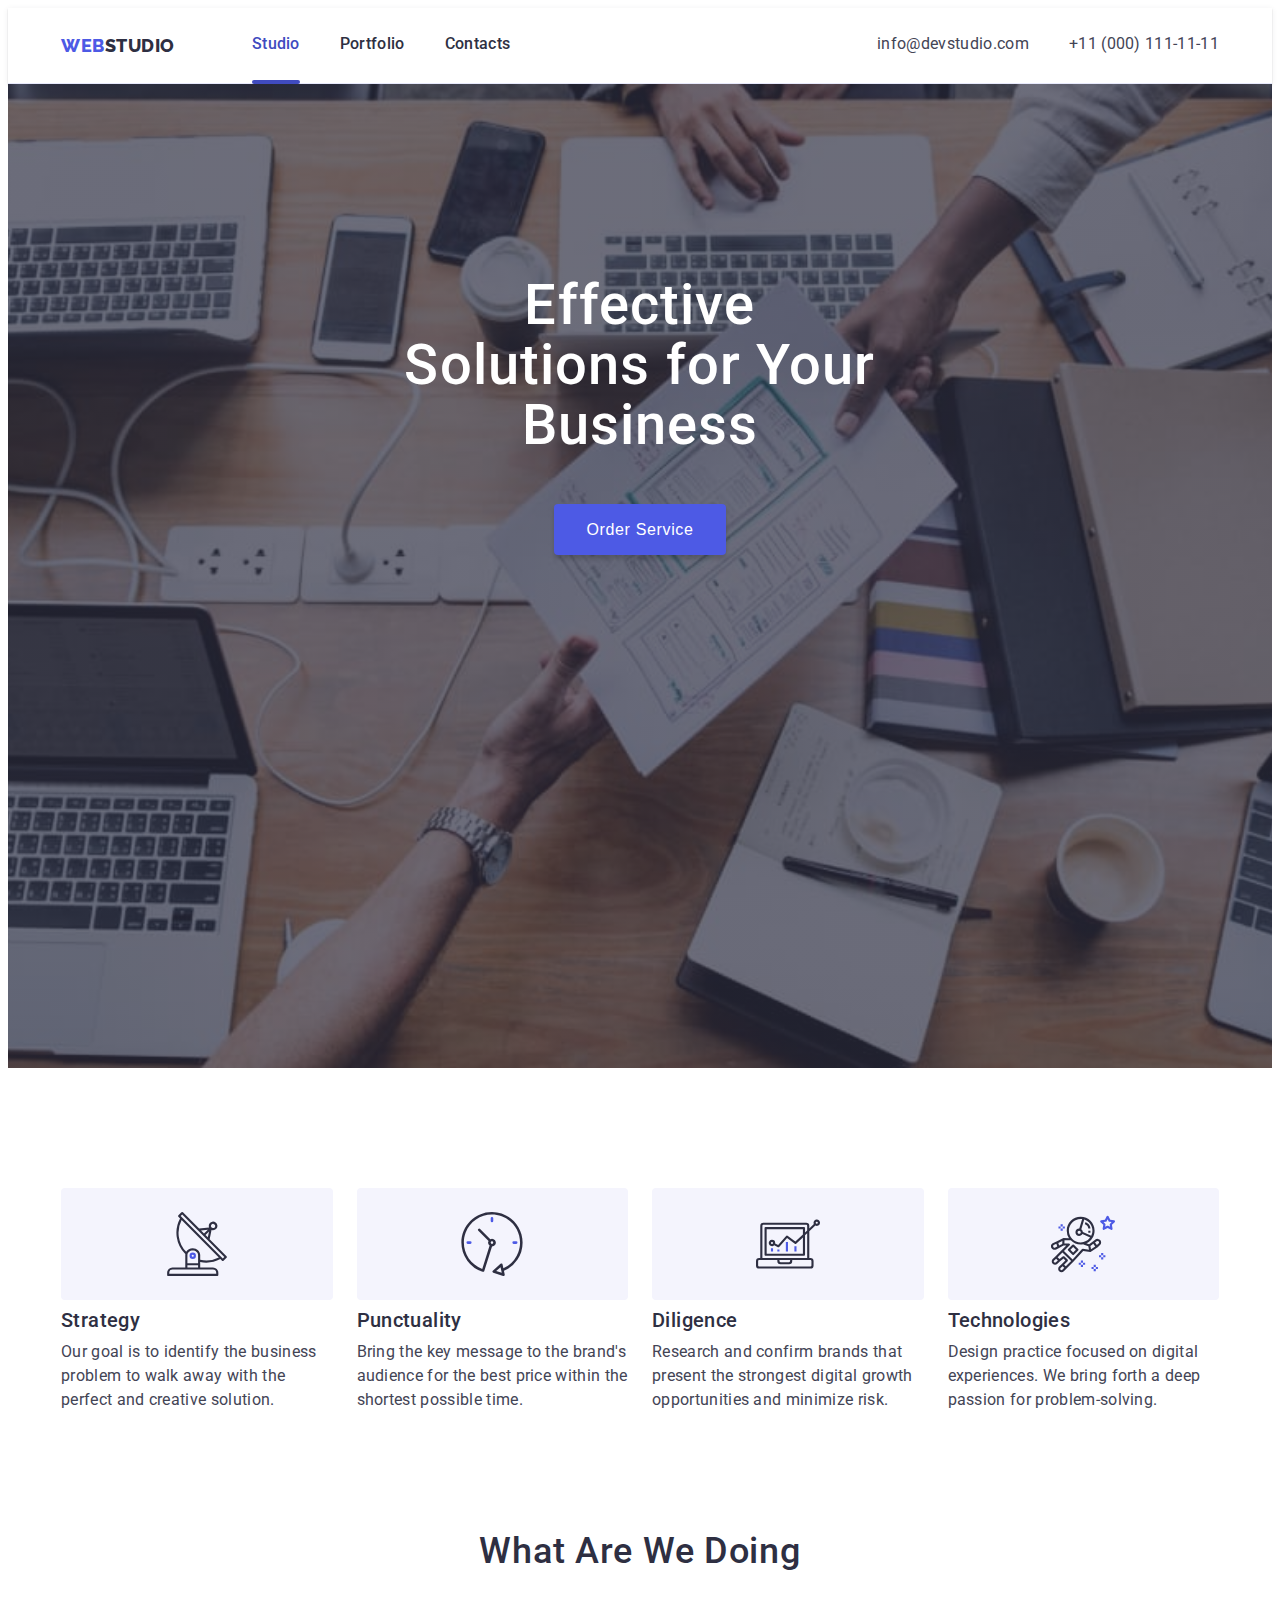
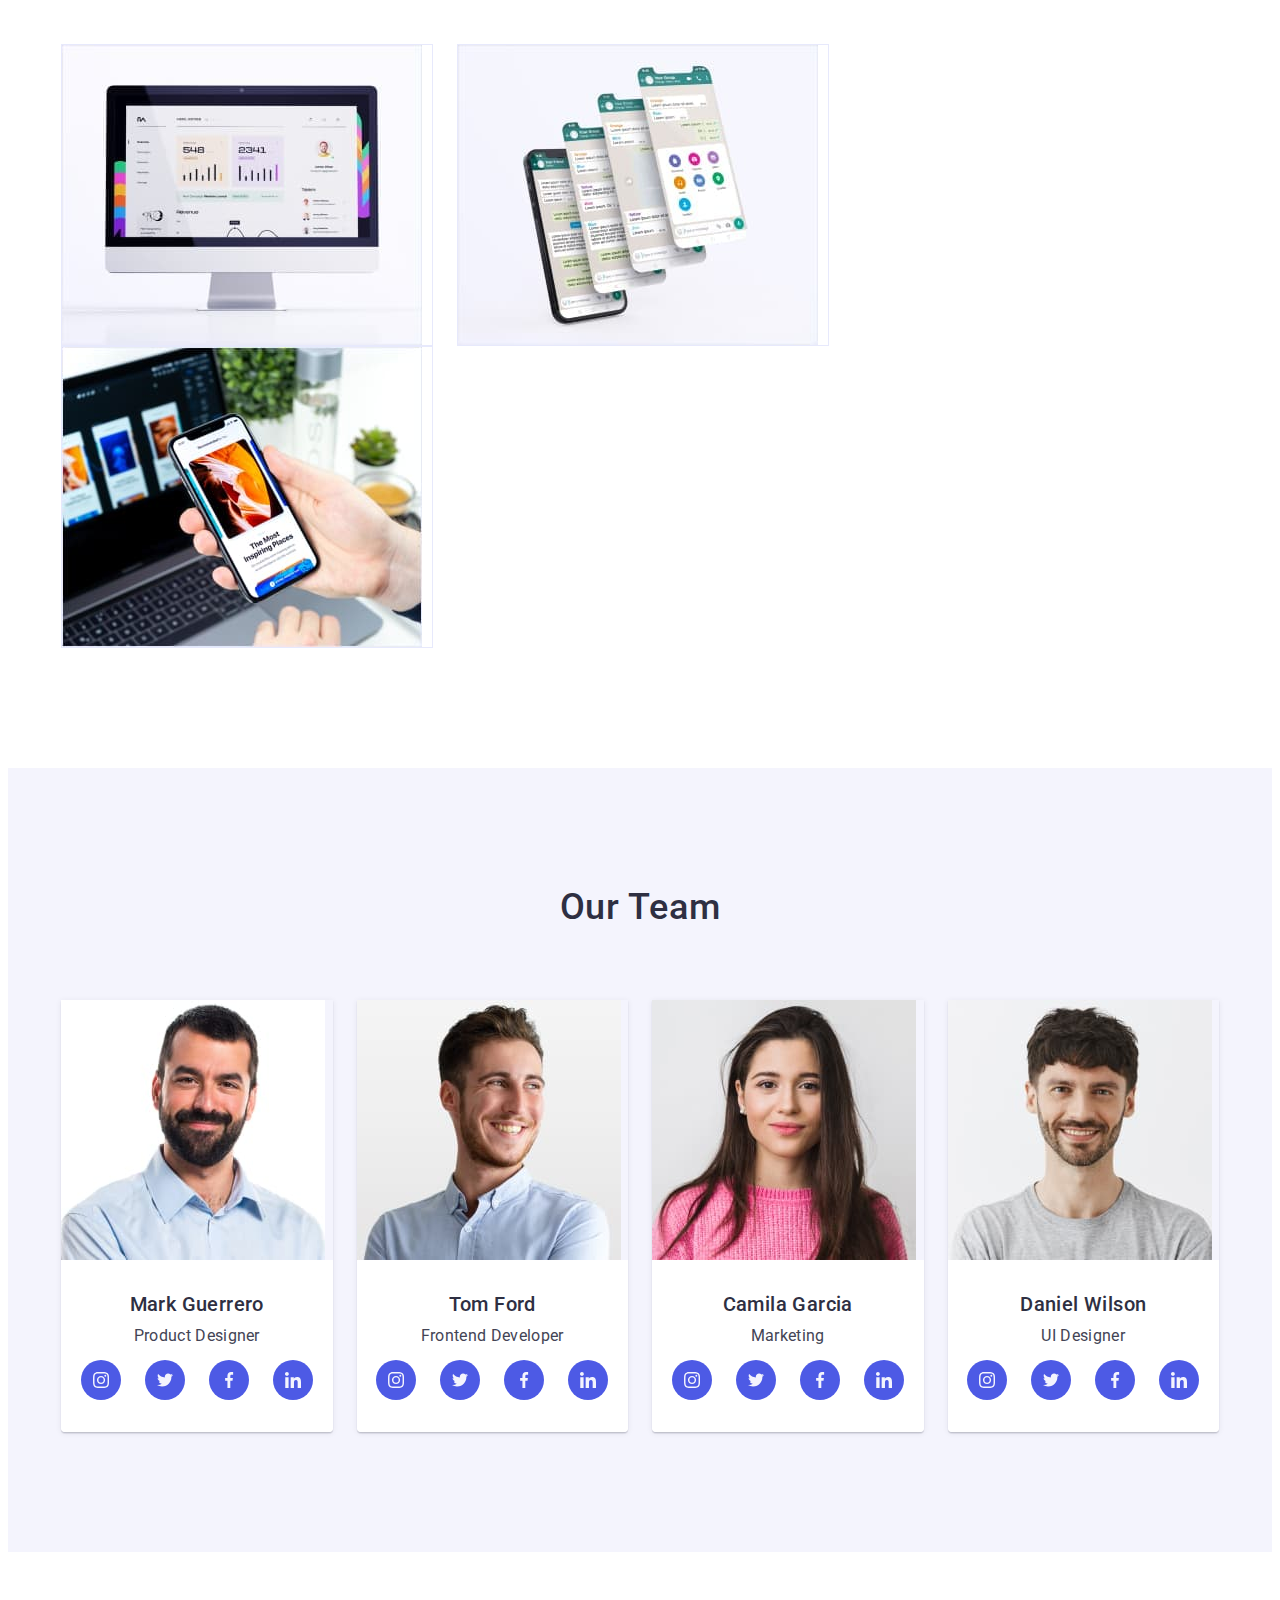
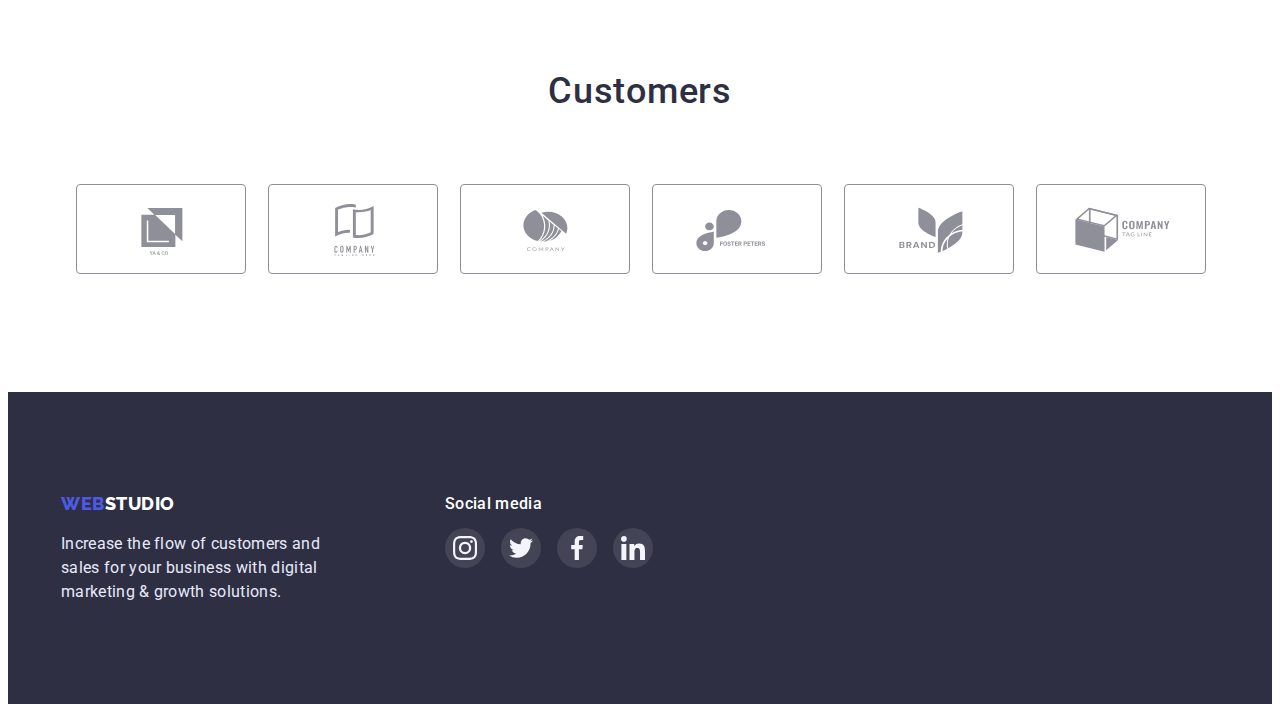
<file: index.html>
<!DOCTYPE html>
<html lang="en">
  <head>
    <meta charset="UTF-8" />
    <meta http-equiv="X-UA-Compatible" content="IE=edge" />
    <meta name="viewport" content="width=device-width, initial-scale=1.0" />

    <title>Studio</title>

    <link rel="preconnect" href="https://fonts.googleapis.com" />
    <link rel="preconnect" href="https://fonts.gstatic.com" crossorigin />
    <link href="https://fonts.googleapis.com/css2?family=Raleway:wght@800&family=Roboto:wght@400;500&display=swap" rel="stylesheet" />

    <link
      rel="stylesheet"
      href="https://cdnjs.cloudflare.com/ajax/libs/modern-normalize/1.1.0/modern-normalize.min.css"
      integrity="sha512-wpPYUAdjBVSE4KJnH1VR1HeZfpl1ub8YT/NKx4PuQ5NmX2tKuGu6U/JRp5y+Y8XG2tV+wKQpNHVUX03MfMFn9Q=="
      crossorigin="anonymous"
      referrerpolicy="no-referrer"
    />
    <link rel="stylesheet" href="./css/styles.css" />
  </head>
  <body>
    <!-- Header content -->
    <header class="page-header">
      <!-- Navigation -->
      <div class="container">
        <nav class="main-nav">
          <!-- Logo -->
          <a href="./index.html" class="logo link"><span class="accent">WEB</span>STUDIO</a>
          <!-- Navigation menu -->
          <ul class="site-nav list">
            <li class="item">
              <a href="./index.html" class="site-nav-link current link">Studio</a>
            </li>
            <li class="item">
              <a href="./portfolio.html" class="site-nav-link link">Portfolio</a>
            </li>
            <li class="item">
              <a href="#" class="site-nav-link link">Contacts</a>
            </li>
          </ul>
        </nav>
        <!-- Contacts in header -->
        <ul class="contacts list">
          <li class="item">
            <a href="mailto:info@devstudio.com" class="contact link">info@devstudio.com</a>
          </li>
          <li class="item">
            <a href="tel:+11(000)1111111" class="contact link">+11 (000) 111-11-11</a>
          </li>
        </ul>
      </div>
    </header>

    <!-- Main content -->
    <main>
      <!-- Hero section-->
      <section class="section hero">
        <div class="container">
          <h1 class="hero-title">Effective Solutions for Your Business</h1>
          <button type="button" class="btn" data-modal-open>Order Service</button>
        </div>
      </section>

      <!-- Company advantages -->
      <section class="advantages section">
        <div class="container">
          <h2 class="section-title visually-hidden">Company advantages</h2>
          <ul class="list">
            <li class="item">
              <div class="advantage-icon-bg">
                <svg width="64" height="64">
                  <use href="./images/icons.svg#antenna"></use>
                </svg>
              </div>
              <h3 class="advantage">Strategy</h3>
              <p class="advantage-description">Our goal is to identify the business problem to walk away with the perfect and creative solution.</p>
            </li>
            <li class="item">
              <div class="advantage-icon-bg">
                <svg width="64" height="64">
                  <use href="./images/icons.svg#clock"></use>
                </svg>
              </div>
              <h3 class="advantage">Punctuality</h3>
              <p class="advantage-description">Bring the key message to the brand's audience for the best price within the shortest possible time.</p>
            </li>
            <li class="item">
              <div class="advantage-icon-bg">
                <svg width="64" height="64">
                  <use href="./images/icons.svg#diagram"></use>
                </svg>
              </div>
              <h3 class="advantage">Diligence</h3>
              <p class="advantage-description">
                Research and confirm brands that present the strongest digital growth opportunities and minimize risk.
              </p>
            </li>
            <li class="item">
              <div class="advantage-icon-bg">
                <svg width="64" height="64">
                  <use href="./images/icons.svg#astronaut"></use>
                </svg>
              </div>
              <h3 class="advantage">Technologies</h3>
              <p class="advantage-description">Design practice focused on digital experiences. We bring forth a deep passion for problem-solving.</p>
            </li>
          </ul>
        </div>
      </section>

      <!-- What are we doing -->
      <section class="products section">
        <div class="container">
          <h2 class="section-title">What Are We Doing</h2>
          <ul class="list">
            <li class="item">
              <img src="./images/desktop-app.jpeg" alt="desktop application" width="360" height="300" />
            </li>
            <li class="item">
              <img src="./images/mobile-app.jpeg" alt="mobile application" width="360" height="300" />
            </li>
            <li class="item">
              <img src="./images/ux-ui-design.jpeg" alt="ux ui design" width="360" height="300" />
            </li>
          </ul>
        </div>
      </section>

      <!-- Our team -->
      <section class="team section">
        <div class="container">
          <h2 class="section-title">Our Team</h2>
          <ul class="team-list list">
            <li class="item">
              <img src="./images/mark-guerrero.jpeg" alt="Mark Guerrero's portrait" width="264" height="260" />
              <div class="item-description">
                <h3 class="team-name">Mark Guerrero</h3>
                <p class="team-position">Product Designer</p>
                <ul class="team-social-list list">
                  <li>
                    <a href="#" class="team-social-link" target="_blank" rel="noreferrer noopener">
                      <svg class="team-social-icon" width="16" height="16">
                        <use href="./images/icons.svg#instagram"></use>
                      </svg>
                    </a>
                  </li>
                  <li>
                    <a href="#" class="team-social-link" target="_blank" rel="noreferrer noopener">
                      <svg class="team-social-icon" width="16" height="16">
                        <use href="./images/icons.svg#twitter"></use>
                      </svg>
                    </a>
                  </li>
                  <li>
                    <a href="#" class="team-social-link" target="_blank" rel="noreferrer noopener">
                      <svg class="team-social-icon" width="16" height="16">
                        <use href="./images/icons.svg#facebook"></use>
                      </svg>
                    </a>
                  </li>
                  <li>
                    <a href="#" class="team-social-link" target="_blank" rel="noreferrer noopener">
                      <svg class="team-social-icon" width="16" height="16">
                        <use href="./images/icons.svg#linkedin"></use>
                      </svg>
                    </a>
                  </li>
                </ul>
              </div>
            </li>
            <li class="item">
              <img src="./images/tom-ford.jpeg" alt="Tom Ford's portrait" width="264" height="260" />
              <div class="item-description">
                <h3 class="team-name">Tom Ford</h3>
                <p class="team-position">Frontend Developer</p>
                <ul class="team-social-list list">
                  <li>
                    <a href="#" class="team-social-link" target="_blank" rel="noreferrer noopener">
                      <svg class="team-social-icon" width="16" height="16">
                        <use href="./images/icons.svg#instagram"></use>
                      </svg>
                    </a>
                  </li>
                  <li>
                    <a href="#" class="team-social-link" target="_blank" rel="noreferrer noopener">
                      <svg class="team-social-icon" width="16" height="16">
                        <use href="./images/icons.svg#twitter"></use>
                      </svg>
                    </a>
                  </li>
                  <li>
                    <a href="#" class="team-social-link" target="_blank" rel="noreferrer noopener">
                      <svg class="team-social-icon" width="16" height="16">
                        <use href="./images/icons.svg#facebook"></use>
                      </svg>
                    </a>
                  </li>
                  <li>
                    <a href="#" class="team-social-link" target="_blank" rel="noreferrer noopener">
                      <svg class="team-social-icon" width="16" height="16">
                        <use href="./images/icons.svg#linkedin"></use>
                      </svg>
                    </a>
                  </li>
                </ul>
              </div>
            </li>
            <li class="item">
              <img src="./images/camila-garcia.jpeg" alt="Camila Garcia's portrait" width="264" height="260" />
              <div class="item-description">
                <h3 class="team-name">Camila Garcia</h3>
                <p class="team-position">Marketing</p>
                <ul class="team-social-list list">
                  <li>
                    <a href="#" class="team-social-link" target="_blank" rel="noreferrer noopener">
                      <svg class="team-social-icon" width="16" height="16">
                        <use href="./images/icons.svg#instagram"></use>
                      </svg>
                    </a>
                  </li>
                  <li>
                    <a href="#" class="team-social-link" target="_blank" rel="noreferrer noopener">
                      <svg class="team-social-icon" width="16" height="16">
                        <use href="./images/icons.svg#twitter"></use>
                      </svg>
                    </a>
                  </li>
                  <li>
                    <a href="#" class="team-social-link" target="_blank" rel="noreferrer noopener">
                      <svg class="team-social-icon" width="16" height="16">
                        <use href="./images/icons.svg#facebook"></use>
                      </svg>
                    </a>
                  </li>
                  <li>
                    <a href="#" class="team-social-link" target="_blank" rel="noreferrer noopener">
                      <svg class="team-social-icon" width="16" height="16">
                        <use href="./images/icons.svg#linkedin"></use>
                      </svg>
                    </a>
                  </li>
                </ul>
              </div>
            </li>
            <li class="item">
              <img src="./images/daniel-wilson.jpeg" alt="Daniel Wilson's portrait" width="264" height="260" />
              <div class="item-description">
                <h3 class="team-name">Daniel Wilson</h3>
                <p class="team-position">UI Designer</p>
                <ul class="team-social-list list">
                  <li>
                    <a href="#" class="team-social-link" target="_blank" rel="noreferrer noopener">
                      <svg class="team-social-icon" width="16" height="16">
                        <use href="./images/icons.svg#instagram"></use>
                      </svg>
                    </a>
                  </li>
                  <li>
                    <a href="#" class="team-social-link" target="_blank" rel="noreferrer noopener">
                      <svg class="team-social-icon" width="16" height="16">
                        <use href="./images/icons.svg#twitter"></use>
                      </svg>
                    </a>
                  </li>
                  <li>
                    <a href="#" class="team-social-link" target="_blank" rel="noreferrer noopener">
                      <svg class="team-social-icon" width="16" height="16">
                        <use href="./images/icons.svg#facebook"></use>
                      </svg>
                    </a>
                  </li>
                  <li>
                    <a href="#" class="team-social-link" target="_blank" rel="noreferrer noopener">
                      <svg class="team-social-icon" width="16" height="16">
                        <use href="./images/icons.svg#linkedin"></use>
                      </svg>
                    </a>
                  </li>
                </ul>
              </div>
            </li>
          </ul>
        </div>
      </section>

      <section class="customers section">
        <div class="container">
          <h2 class="section-title">Customers</h2>
          <ul class="customers-list list">
            <li class="customers-list-item">
              <a href="#" class="customers-link" target="_blank" rel="noreferrer noopener">
                <svg class="customers-icon" width="104" height="56">
                  <use href="./images/icons.svg#logo-1"></use>
                </svg>
              </a>
            </li>
            <li class="customers-list-item">
              <a href="#" class="customers-link" target="_blank" rel="noreferrer noopener">
                <svg class="customers-icon" width="104" height="56">
                  <use href="./images/icons.svg#logo-2"></use>
                </svg>
              </a>
            </li>
            <li class="customers-list-item">
              <a href="#" class="customers-link" target="_blank" rel="noreferrer noopener">
                <svg class="customers-icon" width="104" height="56">
                  <use href="./images/icons.svg#logo-3"></use>
                </svg>
              </a>
            </li>
            <li class="customers-list-item">
              <a href="#" class="customers-link" target="_blank" rel="noreferrer noopener">
                <svg class="customers-icon" width="104" height="56">
                  <use href="./images/icons.svg#logo-4"></use>
                </svg>
              </a>
            </li>
            <li class="customers-list-item">
              <a href="#" class="customers-link" target="_blank" rel="noreferrer noopener">
                <svg class="customers-icon" width="104" height="56">
                  <use href="./images/icons.svg#logo-5"></use>
                </svg>
              </a>
            </li>
            <li class="customers-list-item">
              <a href="#" class="customers-link" target="_blank" rel="noreferrer noopener">
                <svg class="customers-icon" width="104" height="56">
                  <use href="./images/icons.svg#logo-6"></use>
                </svg>
              </a>
            </li>
          </ul>
        </div>
      </section>
    </main>
    <!-- Footer content -->
    <footer class="footer">
      <!-- Logo and motto -->
      <div class="container">
        <div class="logo-motto">
          <a href="./index.html" class="logo link"><span class="accent">WEB</span>STUDIO</a>
          <p class="motto">Increase the flow of customers and sales for your business with digital marketing & growth solutions.</p>
        </div>
        <div class="social">
          <h2 class="social-title">Social media</h2>
          <ul class="social-list list">
            <li>
              <a href="#" class="social-link" target="_blank" rel="noreferrer noopener">
                <svg class="social-icon" width="24" height="24">
                  <use href="./images/icons.svg#instagram"></use>
                </svg>
              </a>
            </li>
            <li>
              <a href="#" class="social-link" target="_blank" rel="noreferrer noopener">
                <svg class="social-icon" width="24" height="24">
                  <use href="./images/icons.svg#twitter"></use>
                </svg>
              </a>
            </li>
            <li>
              <a href="#" class="social-link" target="_blank" rel="noreferrer noopener">
                <svg class="social-icon" width="24" height="24">
                  <use href="./images/icons.svg#facebook"></use>
                </svg>
              </a>
            </li>
            <li>
              <a href="#" class="social-link" target="_blank" rel="noreferrer noopener">
                <svg class="social-icon" width="24" height="24">
                  <use href="./images/icons.svg#linkedin"></use>
                </svg>
              </a>
            </li>
          </ul>
        </div>
      </div>
    </footer>

    <!-- MODAL WINDOW -->
    <div class="backdrop is-hidden" data-modal>
      <div class="modal">
        <button type="button" class="modal-btn" data-modal-close>
          <svg class="modal-icon" width="8" height="8">
            <use href="./images/icons.svg#close"></use>
          </svg>
        </button>
      </div>
    </div>

    <!-- JS MODAL SCRIPT -->
    <script src="./js/modal.js"></script>
  </body>
</html>
</file>
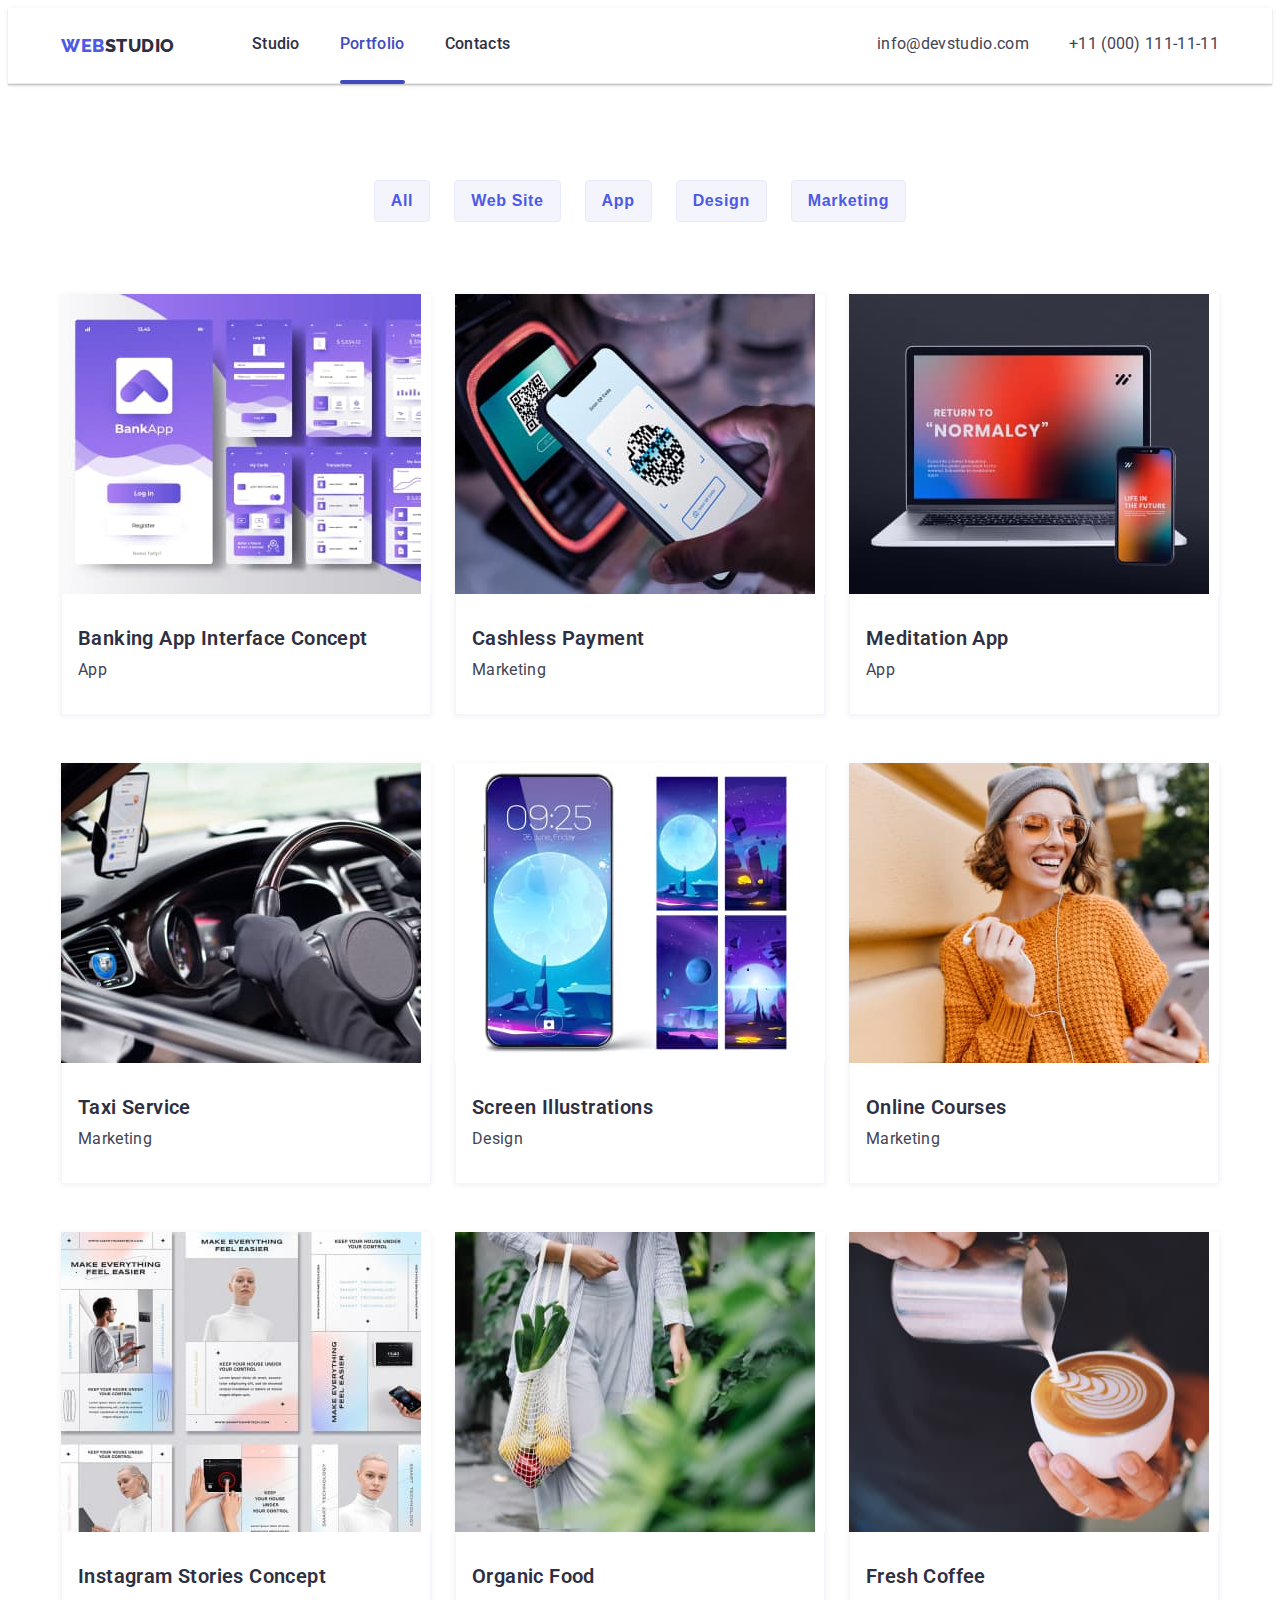
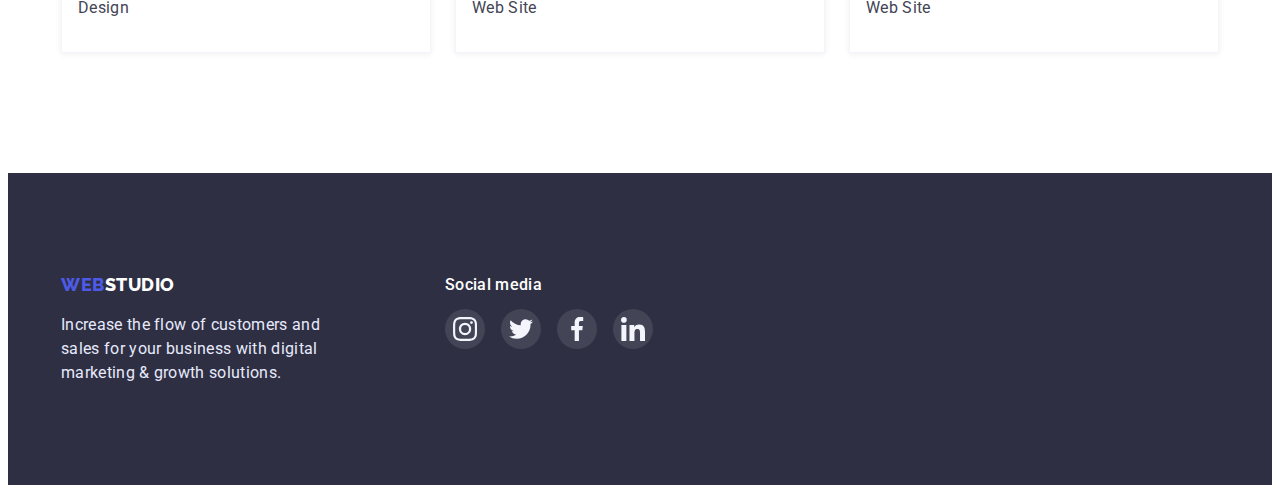
<file: portfolio.html>
<!DOCTYPE html>
<html lang="en">
  <head>
    <meta charset="UTF-8" />
    <meta http-equiv="X-UA-Compatible" content="IE=edge" />
    <meta name="viewport" content="width=device-width, initial-scale=1.0" />

    <title>Portfolio</title>

    <link rel="preconnect" href="https://fonts.googleapis.com" />
    <link rel="preconnect" href="https://fonts.gstatic.com" crossorigin />
    <link href="https://fonts.googleapis.com/css2?family=Raleway:wght@800&family=Roboto:wght@400;500&display=swap" rel="stylesheet" />

    <link
      rel="stylesheet"
      href="https://cdnjs.cloudflare.com/ajax/libs/modern-normalize/1.1.0/modern-normalize.min.css"
      integrity="sha512-wpPYUAdjBVSE4KJnH1VR1HeZfpl1ub8YT/NKx4PuQ5NmX2tKuGu6U/JRp5y+Y8XG2tV+wKQpNHVUX03MfMFn9Q=="
      crossorigin="anonymous"
      referrerpolicy="no-referrer"
    />
    <link rel="stylesheet" href="./css/styles.css" />
  </head>
  <body>
    <!-- Header content -->
    <header class="page-header">
      <!-- Navigation -->
      <div class="container">
        <nav class="main-nav">
          <!-- Logo -->
          <a href="./index.html" class="logo link"><span class="accent">WEB</span>STUDIO</a>
          <!-- Navigation menu -->
          <ul class="site-nav list">
            <li class="item">
              <a href="./index.html" class="site-nav-link link">Studio</a>
            </li>
            <li class="item">
              <a href="./portfolio.html" class="site-nav-link current link">Portfolio</a>
            </li>
            <li class="item">
              <a href="#" class="site-nav-link link">Contacts</a>
            </li>
          </ul>
        </nav>
        <!-- Contacts in header -->
        <ul class="contacts list">
          <li class="item">
            <a href="mailto:info@devstudio.com" class="contact link">info@devstudio.com</a>
          </li>
          <li class="item">
            <a href="tel:+11(000)1111111" class="contact link">+11 (000) 111-11-11</a>
          </li>
        </ul>
      </div>
    </header>

    <!-- Main content -->
    <main>
      <!-- Portfolio content -->
      <section class="section portfolio">
        <div class="container">
          <h1 class="visually-hidden">Portfolio</h1>

          <!-- Filter buttons -->
          <ul class="filter-btns list">
            <li class="item"><button type="button" class="filter-btn">All</button></li>
            <li class="item"><button type="button" class="filter-btn">Web Site</button></li>
            <li class="item"><button type="button" class="filter-btn">App</button></li>
            <li class="item"><button type="button" class="filter-btn">Design</button></li>
            <li class="item"><button type="button" class="filter-btn">Marketing</button></li>
          </ul>

          <!-- Work examples -->
          <ul class="work-examples list">
            <li class="item">
              <a href="#" class="portfolio-link link">
                <div class="portfolio-img-wrapper">
                  <img src="./images/banking-app.jpeg" alt="Banking application interfaces" width="360" height="300" />
                  <p class="overlay">
                    14 Stylish and User-Friendly App Design Concepts · Task Manager App · Calorie Tracker App · Exotic Fruit Ecommerce App · Cloud
                    Storage App
                  </p>
                </div>
                <div class="example-description">
                  <h2 class="project-title">Banking App Interface Concept</h2>
                  <p class="project-type">App</p>
                </div>
              </a>
            </li>
            <li class="item">
              <a href="#" class="portfolio-link link">
                <div class="portfolio-img-wrapper">
                  <img src="./images/cashless-payment.jpeg" alt="Smartphone shows cashless payment" width="360" height="300" />
                  <p class="overlay">
                    14 Stylish and User-Friendly App Design Concepts · Task Manager App · Calorie Tracker App · Exotic Fruit Ecommerce App · Cloud
                    Storage App
                  </p>
                </div>
                <div class="example-description">
                  <h2 class="project-title">Cashless Payment</h2>
                  <p class="project-type">Marketing</p>
                </div>
              </a>
            </li>
            <li class="item">
              <a href="#" class="portfolio-link link">
                <div class="portfolio-img-wrapper">
                  <img src="./images/meditation-app.jpeg" alt="Laptop shows meditation app" width="360" height="300" />
                  <p class="overlay">
                    14 Stylish and User-Friendly App Design Concepts · Task Manager App · Calorie Tracker App · Exotic Fruit Ecommerce App · Cloud
                    Storage App
                  </p>
                </div>
                <div class="example-description">
                  <h2 class="project-title">Meditation App</h2>
                  <p class="project-type">App</p>
                </div>
              </a>
            </li>
            <li class="item">
              <a href="#" class="portfolio-link link">
                <div class="portfolio-img-wrapper">
                  <img src="./images/taxi-service.jpeg" alt="Driver uses taxi service application" width="360" height="300" />
                  <p class="overlay">
                    14 Stylish and User-Friendly App Design Concepts · Task Manager App · Calorie Tracker App · Exotic Fruit Ecommerce App · Cloud
                    Storage App
                  </p>
                </div>
                <div class="example-description">
                  <h2 class="project-title">Taxi Service</h2>
                  <p class="project-type">Marketing</p>
                </div>
              </a>
            </li>
            <li class="item">
              <a href="#" class="portfolio-link link">
                <div class="portfolio-img-wrapper">
                  <img src="./images/screen-illustrations.jpeg" alt="Smartphone and screen illustrations" width="360" height="300" />
                  <p class="overlay">
                    14 Stylish and User-Friendly App Design Concepts · Task Manager App · Calorie Tracker App · Exotic Fruit Ecommerce App · Cloud
                    Storage App
                  </p>
                </div>
                <div class="example-description">
                  <h2 class="project-title">Screen Illustrations</h2>
                  <p class="project-type">Design</p>
                </div>
              </a>
            </li>
            <li class="item">
              <a href="#" class="portfolio-link link">
                <div class="portfolio-img-wrapper">
                  <img src="./images/online-courses.jpeg" alt="Happy woman watching online courses on a smartphone" width="360" height="300" />
                  <p class="overlay">
                    14 Stylish and User-Friendly App Design Concepts · Task Manager App · Calorie Tracker App · Exotic Fruit Ecommerce App · Cloud
                    Storage App
                  </p>
                </div>
                <div class="example-description">
                  <h2 class="project-title">Online Courses</h2>
                  <p class="project-type">Marketing</p>
                </div>
              </a>
            </li>
            <li class="item">
              <a href="#" class="portfolio-link link">
                <div class="portfolio-img-wrapper">
                  <img src="./images/inst-stories.jpeg" alt="Smartphone with open Instagram" width="360" height="300" />
                  <p class="overlay">
                    14 Stylish and User-Friendly App Design Concepts · Task Manager App · Calorie Tracker App · Exotic Fruit Ecommerce App · Cloud
                    Storage App
                  </p>
                </div>
                <div class="example-description">
                  <h2 class="project-title">Instagram Stories Concept</h2>
                  <p class="project-type">Design</p>
                </div>
              </a>
            </li>
            <li class="item">
              <a href="#" class="portfolio-link link">
                <div class="portfolio-img-wrapper">
                  <img src="./images/organic-food.jpeg" alt="Woman carrying a bag of vegetables" width="360" height="300" />
                  <p class="overlay">
                    14 Stylish and User-Friendly App Design Concepts · Task Manager App · Calorie Tracker App · Exotic Fruit Ecommerce App · Cloud
                    Storage App
                  </p>
                </div>
                <div class="example-description">
                  <h2 class="project-title">Organic Food</h2>
                  <p class="project-type">Web Site</p>
                </div>
              </a>
            </li>
            <li class="item">
              <a href="#" class="portfolio-link link">
                <div class="portfolio-img-wrapper">
                  <img src="./images/fresh-coffee.jpeg" alt="Barista makes coffee art" width="360" height="300" />
                  <p class="overlay">
                    14 Stylish and User-Friendly App Design Concepts · Task Manager App · Calorie Tracker App · Exotic Fruit Ecommerce App · Cloud
                    Storage App
                  </p>
                </div>
                <div class="example-description">
                  <h2 class="project-title">Fresh Coffee</h2>
                  <p class="project-type">Web Site</p>
                </div>
              </a>
            </li>
          </ul>
        </div>
      </section>
    </main>

    <!-- Footer content -->
    <footer class="footer">
      <!-- Logo and motto -->
      <div class="container">
        <div class="logo-motto">
          <a href="./index.html" class="logo link"><span class="accent">WEB</span>STUDIO</a>
          <p class="motto">Increase the flow of customers and sales for your business with digital marketing & growth solutions.</p>
        </div>
        <div class="social">
          <h2 class="social-title">Social media</h2>
          <ul class="social-list list">
            <li>
              <a href="#" class="social-link" target="_blank" rel="noreferrer noopener">
                <svg class="social-icon" width="24" height="24">
                  <use href="./images/icons.svg#instagram"></use>
                </svg>
              </a>
            </li>
            <li>
              <a href="#" class="social-link" target="_blank" rel="noreferrer noopener">
                <svg class="social-icon" width="24" height="24">
                  <use href="./images/icons.svg#twitter"></use>
                </svg>
              </a>
            </li>
            <li>
              <a href="#" class="social-link" target="_blank" rel="noreferrer noopener">
                <svg class="social-icon" width="24" height="24">
                  <use href="./images/icons.svg#facebook"></use>
                </svg>
              </a>
            </li>
            <li>
              <a href="#" class="social-link" target="_blank" rel="noreferrer noopener">
                <svg class="social-icon" width="24" height="24">
                  <use href="./images/icons.svg#linkedin"></use>
                </svg>
              </a>
            </li>
          </ul>
        </div>
      </div>
    </footer>
  </body>
</html>
</file>
<file: css/styles.css>
/* Root styles */

:root {
  --primary-background-color: #ffffff;
  --primary-brand: #4d5ae5;
  --secondary-brand: #404bbf;
  --dark: #2e2f42;
  --primary-text-color: #434455;
  --secondary-text-color: #ffffff;
  --primary-margin-btwn-items: 24px;

  --transition-dur-and-timing: 250ms cubic-bezier(0.4, 0, 0.2, 1);

  --modal-idx: 999;
}

/* Reset */

.list {
  list-style: none;
  padding-left: 0;
  margin: 0;
}

h1,
h2,
h3,
h4,
h5,
h6,
p {
  margin-top: 0;
  margin-bottom: 0;
}

.link {
  text-decoration: none;
  color: inherit;
}

img {
  display: block;
  max-width: 100%;
  height: auto;
}

address {
  font-style: normal;
}

/* General styles */

.visually-hidden {
  position: absolute;
  width: 1px;
  height: 1px;
  margin: -1px;
  border: 0;
  padding: 0;

  white-space: nowrap;
  clip-path: inset(100%);
  clip: rect(0 0 0 0);
  overflow: hidden;
}

body {
  background-color: var(--primary-background-color);
  color: var(--primary-text-color);

  font-family: Roboto, sans-serif;
  font-size: 16px;
}

.container {
  width: 1158px;
  padding: 0 15px;
  margin: 0 auto;
}

.section {
  padding: 120px 0;
}

/* Logo */

.logo {
  display: inline-block;
  margin-right: 77px;

  color: var(--dark);
  font-family: Raleway, sans-serif;
  text-decoration: none;
  font-weight: 800;
  font-size: 18px;
  line-height: 1.33;
  letter-spacing: 0.03em;
  text-transform: uppercase;
}

.accent {
  color: var(--primary-brand);
}

/*  HEADER */

/* Navigation menu */

.page-header {
  border-bottom: 1px solid #e7e9fc;

  box-shadow: 0px 2px 1px rgba(46, 47, 66, 0.08), 0px 1px 1px rgba(46, 47, 66, 0.16), 0px 1px 6px rgba(46, 47, 66, 0.08);
}

.page-header > .container,
.main-nav {
  display: flex;
  align-items: center;
}

.site-nav {
  display: flex;
}

.site-nav > .item:not(:last-child) {
  margin-right: 40px;
}

.site-nav-link {
  position: relative;
  display: block;
  padding: 24px 0 27px;

  color: var(--dark);
  font-weight: 500;
  line-height: 1.5;
  letter-spacing: 0.02em;

  transition: color var(--transition-dur-and-timing);
}

.site-nav-link:hover,
.site-nav-link:focus {
  color: var(--secondary-brand);
}

.site-nav-link.current {
  color: var(--secondary-brand);
}

.site-nav-link.current:after {
  content: '';
  display: block;
  position: absolute;
  left: 0;
  bottom: -1px;
  height: 4px;
  width: 100%;

  background-color: var(--secondary-brand);
  border-radius: 2px;
}

/* Contacts */

.contacts {
  display: flex;
  margin-left: auto;
}

.contacts > .item:not(:last-child) {
  margin-right: 40px;
}

.contact {
  display: block;
  padding: 24px 0 27px;

  line-height: 1.5;
  letter-spacing: 0.02em;

  transition: color var(--transition-dur-and-timing);
}

.contact:hover,
.contact:focus {
  color: var(--primary-brand);
}

/* INDEX.HTML */
/* MAIN CONTENT */

/* Hero */

.hero {
  padding: 192px 0;
  max-width: 1440px;
  height: 600px;
  margin: 0 auto;
  background-image: linear-gradient(rgba(46, 47, 66, 0.7), rgba(46, 47, 66, 0.7)), url(../images/people-office.jpeg);
  background-size: cover;
  background-repeat: no-repeat;
  background-color: var(--dark);
  background-position: center;

  text-align: center;
}

.hero-title {
  width: 492px;
  margin: 0 auto 48px;

  color: var(--secondary-text-color);
  font-weight: 500;
  font-size: 56px;
  line-height: 1.07;
  letter-spacing: 0.02em;
}

.btn {
  display: inline-block;
  padding: 16px 32px;

  color: var(--secondary-text-color);
  background-color: var(--primary-brand);
  font-weight: 500;
  font-size: 16px;
  line-height: 1.19;
  letter-spacing: 0.04em;

  border-radius: 4px;
  border-style: none;
  box-shadow: 0px 4px 4px rgba(0, 0, 0, 0.15);

  cursor: pointer;

  transition: background-color var(--transition-dur-and-timing);
}

.btn:hover,
.btn:focus {
  background-color: var(--secondary-brand);
}

/* OLD VERSION hover/active */
/* .btn:hover,
.btn:focus {
  box-shadow: 0px 1px 6px rgba(46, 47, 66, 0.08), 0px 1px 1px rgba(46, 47, 66, 0.16), 0px 2px 1px rgba(46, 47, 66, 0.08);
}

.btn:active {
  background-color: var(--secondary-brand);
  box-shadow: 0px 4px 4px rgba(0, 0, 0, 0.15);
} */

/* Sections - General styles */
/* Advantages; What are we doing; Our team - GENERAL */

.section-title {
  margin-bottom: 72px;

  color: var(--dark);
  font-weight: 500;
  font-size: 36px;
  line-height: 1.11;
  text-align: center;
  letter-spacing: 0.02em;
  text-transform: capitalize;
}

.advantage,
.team-name {
  margin-bottom: 8px;

  color: var(--dark);
  font-weight: 500;
  font-size: 20px;
  line-height: 1.2;
  letter-spacing: 0.02em;
}

.advantage-description {
  line-height: 1.5;
  letter-spacing: 0.02em;
}

.team-position {
  line-height: 1.5;
  letter-spacing: 0.02em;
  margin-bottom: 12px;
}

.team {
  background-color: #f4f4fd;
}

.advantages {
  padding-bottom: 0px;
}

.advantages .list,
.products .list,
.team-list {
  display: flex;
  flex-wrap: wrap;
  margin-left: calc(-1 * var(--primary-margin-btwn-items));
}

.advantages .item {
  flex-basis: calc(100% / 4 - var(--primary-margin-btwn-items));
  margin-left: var(--primary-margin-btwn-items);
}

.advantage-icon-bg {
  display: flex;
  justify-content: center;
  align-items: center;
  height: 112px;
  margin-bottom: 8px;

  background: #f4f4fd;
  border-radius: 4px;
  border-style: none;
}

/* What are we doing */

.products .item {
  flex-basis: calc(100% / 3 - var(--primary-margin-btwn-items));
  margin-left: var(--primary-margin-btwn-items);

  border: 1px solid #e7e9fc;
}

/* Our team */

.team .item {
  flex-basis: calc(100% / 4 - var(--primary-margin-btwn-items));
  margin-left: var(--primary-margin-btwn-items);
  box-shadow: 0px 1px 6px rgba(46, 47, 66, 0.08), 0px 1px 1px rgba(46, 47, 66, 0.16), 0px 2px 1px rgba(46, 47, 66, 0.08);
  border-radius: 0px 0px 4px 4px;
}

.team .item-description {
  text-align: center;
  padding: 32px 16px;
  border-radius: 0px 0px 4px 4px;

  background-color: var(--primary-background-color);
}

.team-social-list {
  display: flex;
  justify-content: center;
  gap: 24px;
}

.team-social-link {
  display: flex;
  justify-content: center;
  align-items: center;
  width: 40px;
  height: 40px;
  border-radius: 50%;
  background-color: var(--primary-brand);

  transition: background-color var(--transition-dur-and-timing);
}

.team-social-icon {
  fill: #f4f4fd;
}

.team-social-link:hover,
.team-social-link:focus {
  background-color: var(--secondary-brand);
}

/* Customers styles */

.customers-list {
  display: flex;
  justify-content: center;
  align-items: center;
  gap: 24px;
}

.customers-list-item {
  width: 168px;
  height: 88px;
}

.customers-link {
  display: flex;
  justify-content: center;
  align-items: center;
  width: 100%;
  height: 100%;

  color: #8e8f99;
  border: 1px solid #8e8f99;
  border-radius: 4px;

  transition: border-color var(--transition-dur-and-timing), color var(--transition-dur-and-timing);
}

.customers-icon {
  fill: currentColor;
}

.customers-link:hover,
.customers-link:focus {
  color: var(--primary-brand);
  border-color: var(--primary-brand);
}

/* PORTFOLIO.HTML */
/* MAIN CONTENT */

/* Filter buttons */

.filter-btns {
  display: flex;
  justify-content: center;
  margin-bottom: 72px;
}

.filter-btn {
  display: inline-block;
  padding: 8px 16px;
  border: 1px solid #e7e9fc;
  border-radius: 4px;

  color: var(--primary-brand);
  font-weight: 600;
  font-size: 16px;
  line-height: 1.5;
  letter-spacing: 0.04em;
  background-color: #f4f4fd;

  cursor: pointer;

  transition: background-color var(--transition-dur-and-timing), color var(--transition-dur-and-timing), border-color var(--transition-dur-and-timing),
    box-shadow var(--transition-dur-and-timing);
}

.filter-btns .item:not(:last-child) {
  margin-right: var(--primary-margin-btwn-items);
}

.filter-btn:hover,
.filter-btn:focus {
  background-color: var(--primary-brand);
  color: var(--secondary-text-color);
  border-color: transparent;
  box-shadow: 0px 3px 1px rgba(0, 0, 0, 0.1), 0px 2px 1px rgba(0, 0, 0, 0.08), 0px 2px 2px rgba(0, 0, 0, 0.12);
}

/* Portfolio items */

.portfolio {
  padding-top: 96px;
}

.work-examples {
  display: flex;
  flex-wrap: wrap;
  margin-left: calc(-1 * var(--primary-margin-btwn-items));
  margin-top: calc(-2 * var(--primary-margin-btwn-items));
}

.work-examples > .item {
  flex-basis: calc(100% / 3 - var(--primary-margin-btwn-items));
  margin-left: var(--primary-margin-btwn-items);
  margin-top: calc(2 * var(--primary-margin-btwn-items));
}

.portfolio-img-wrapper {
  position: relative;
  overflow: hidden;
}

.overlay {
  position: absolute;
  left: 0;
  top: 0;
  width: 100%;
  height: 100%;
  padding: 40px 32px;
  overflow: auto;
  transform: translate(0, 100%);

  line-height: 1.5;
  letter-spacing: 0.02em;

  background-color: var(--primary-brand);
  color: #f4f4fd;

  transition: transform var(--transition-dur-and-timing);
}

.portfolio-link {
  display: block;
  box-shadow: 0px 1px 6px rgba(46, 47, 66, 0.08);

  transition: box-shadow var(--transition-dur-and-timing);
}

.portfolio-link:hover,
.portfolio-link:focus {
  box-shadow: 0px 1px 6px rgba(46, 47, 66, 0.08), 0px 1px 1px rgba(46, 47, 66, 0.16), 0px 2px 1px rgba(46, 47, 66, 0.08);
}

.portfolio-link:hover .overlay,
.portfolio-link:focus .overlay {
  transform: translate(0, 0);
}

.example-description {
  padding: 32px 0 32px 16px;
  border: 0.5px solid #f4f4fd;
  border-top: none;
}

.project-title {
  margin-bottom: 8px;

  color: var(--dark);
  font-weight: 600;
  font-size: 20px;
  line-height: 1.2;
  letter-spacing: 0.02em;
}

.project-type {
  color: var(--primary-text-color);
  line-height: 1.5;
  letter-spacing: 0.02em;
}

/* FOOTER */
.footer {
  padding: 100px 0;
  background-color: var(--dark);
}

.footer .container {
  display: flex;
}

.logo-motto {
  max-width: 264px;
  margin-right: 120px;
}

.footer .logo {
  margin-bottom: 16px;
  margin-right: 0;
}

.footer .logo {
  color: var(--secondary-text-color);
}

.motto {
  line-height: 1.5;
  letter-spacing: 0.02em;
  color: #e7e9fc;
}

.social-title {
  margin-bottom: 12px;

  font-weight: 500;
  font-size: 16px;
  line-height: 1.5;
  letter-spacing: 0.02em;
  color: var(--secondary-text-color);
}

.social-list {
  display: flex;
  justify-content: center;
  gap: 16px;
}

.social-link {
  display: flex;
  justify-content: center;
  align-items: center;
  width: 40px;
  height: 40px;
  border-radius: 50%;
  background-color: rgba(255, 255, 255, 0.1);

  transition: background-color var(--transition-dur-and-timing);
}

.social-icon {
  fill: #f4f4fd;
}

.social-link:hover,
.social-link:focus {
  background-color: #31d0aa;
}

/* BACKDROP AND MODAL STYLES */

.backdrop {
  position: fixed;
  top: 0;
  left: 0;
  z-index: var(--modal-idx);
  width: 100%;
  height: 100%;

  background-color: rgba(46, 47, 66, 0.4);
  opacity: 1;
  visibility: visible;

  transition: opacity var(--transition-dur-and-timing), visibility var(--transition-dur-and-timing);
}

.backdrop.is-hidden {
  visibility: hidden;
  opacity: 0;
  pointer-events: none;
}

.modal {
  position: absolute;
  top: 50%;
  left: 50%;
  transform: translate(-50%, -50%);

  width: 408px;
  min-height: 576px;

  background-color: #fcfcfc;
  box-shadow: 0px 1px 1px rgba(0, 0, 0, 0.14), 0px 1px 3px rgba(0, 0, 0, 0.12), 0px 2px 1px rgba(0, 0, 0, 0.2);
  border-radius: 4px;

  transition: opacity var(--transition-dur-and-timing) 50ms, transform var(--transition-dur-and-timing) 50ms;
}

.backdrop.is-hidden .modal {
  transform: translate(-50%, -70%);
  opacity: 0;
}

.modal-btn {
  position: absolute;
  top: 24px;
  right: 24px;

  width: 24px;
  height: 24px;

  display: flex;
  justify-content: center;
  align-items: center;

  background-color: #e7e9fc;
  border: 1px solid rgba(0, 0, 0, 0.1);
  border-radius: 50%;

  cursor: pointer;

  transition: background-color var(--transition-dur-and-timing), color var(--transition-dur-and-timing), border-color var(--transition-dur-and-timing);
}

.modal-btn:hover,
.modal-btn:focus {
  background-color: var(--secondary-brand);
  color: var(--secondary-text-color);
  border-color: transparent;
}

.modal-icon {
  fill: currentColor;
}
</file>
